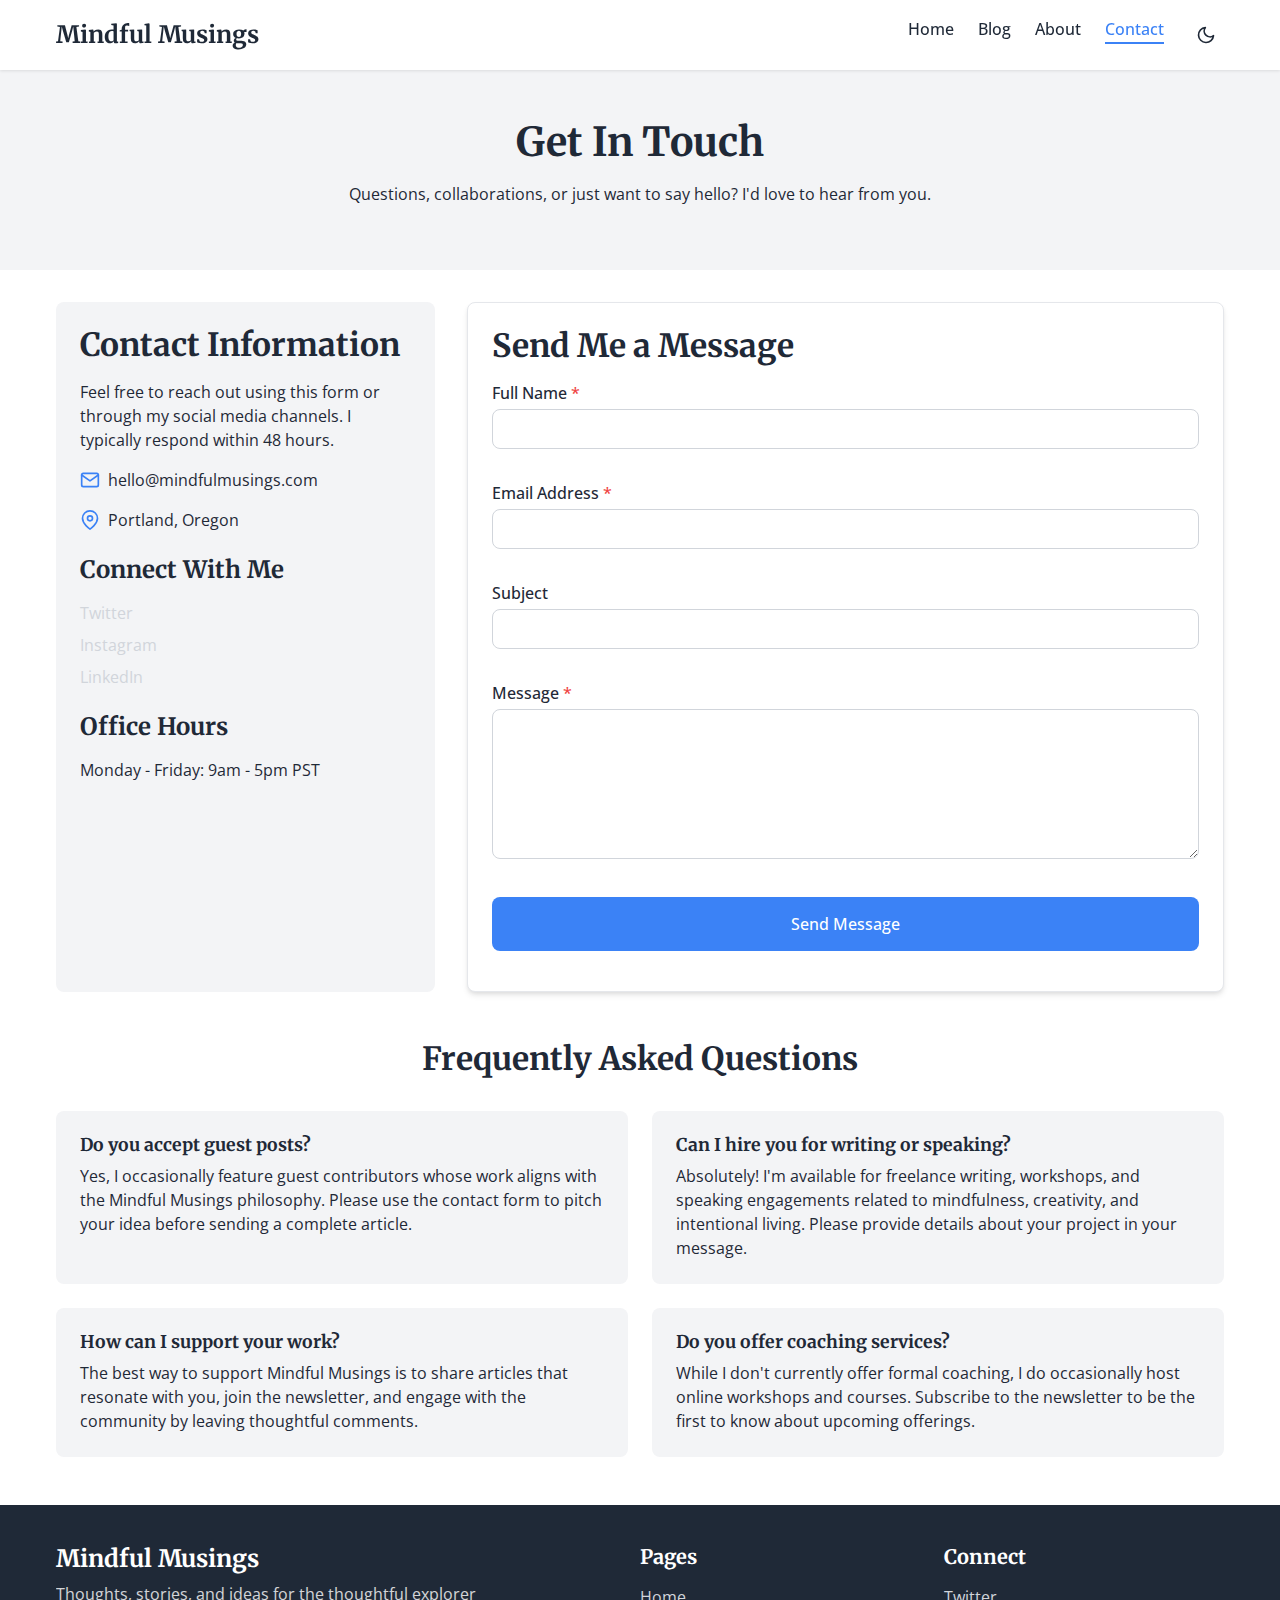
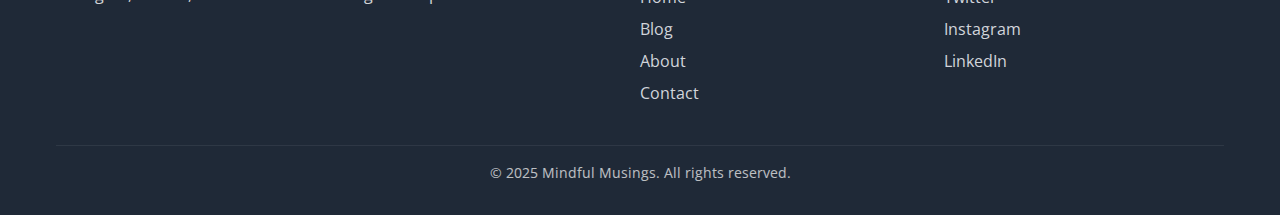
<file: contact.html>
<!DOCTYPE html>
<html lang="en">
<head>
  <meta charset="UTF-8">
  <meta name="viewport" content="width=device-width, initial-scale=1.0">
  <title>Contact | Mindful Musings</title>
  <link rel="stylesheet" href="css/styles.css">
  <link rel="preconnect" href="https://fonts.googleapis.com">
  <link rel="preconnect" href="https://fonts.gstatic.com" crossorigin>
  <link href="https://fonts.googleapis.com/css2?family=Merriweather:wght@400;700&family=Open+Sans:wght@400;500;600&display=swap" rel="stylesheet">
</head>
<body>
  <header class="site-header">
    <div class="container">
      <div class="logo">
        <a href="index.html">Mindful Musings</a>
      </div>
      <nav class="main-nav">
        <button class="menu-toggle" aria-label="Toggle menu">
          <span></span>
          <span></span>
          <span></span>
        </button>
        <ul class="nav-links">
          <li><a href="index.html">Home</a></li>
          <li><a href="blog.html">Blog</a></li>
          <li><a href="about.html">About</a></li>
          <li><a href="contact.html" class="active">Contact</a></li>
          <li><button class="theme-toggle" aria-label="Toggle dark mode">
            <svg xmlns="http://www.w3.org/2000/svg" width="24" height="24" viewBox="0 0 24 24" fill="none" stroke="currentColor" stroke-width="2" stroke-linecap="round" stroke-linejoin="round" class="sun"><circle cx="12" cy="12" r="5"></circle><line x1="12" y1="1" x2="12" y2="3"></line><line x1="12" y1="21" x2="12" y2="23"></line><line x1="4.22" y1="4.22" x2="5.64" y2="5.64"></line><line x1="18.36" y1="18.36" x2="19.78" y2="19.78"></line><line x1="1" y1="12" x2="3" y2="12"></line><line x1="21" y1="12" x2="23" y2="12"></line><line x1="4.22" y1="19.78" x2="5.64" y2="18.36"></line><line x1="18.36" y1="5.64" x2="19.78" y2="4.22"></line></svg>
            <svg xmlns="http://www.w3.org/2000/svg" width="24" height="24" viewBox="0 0 24 24" fill="none" stroke="currentColor" stroke-width="2" stroke-linecap="round" stroke-linejoin="round" class="moon"><path d="M21 12.79A9 9 0 1 1 11.21 3 7 7 0 0 0 21 12.79z"></path></svg>
          </button></li>
        </ul>
      </nav>
    </div>
  </header>

  <main>
    <section class="page-header">
      <div class="container">
        <h1>Get In Touch</h1>
        <p>Questions, collaborations, or just want to say hello? I'd love to hear from you.</p>
      </div>
    </section>

    <section class="contact-content">
      <div class="container">
        <div class="contact-grid">
          <div class="contact-info">
            <h2>Contact Information</h2>
            <p>Feel free to reach out using this form or through my social media channels. I typically respond within 48 hours.</p>
            
            <div class="info-item">
              <svg xmlns="http://www.w3.org/2000/svg" width="24" height="24" viewBox="0 0 24 24" fill="none" stroke="currentColor" stroke-width="2" stroke-linecap="round" stroke-linejoin="round"><path d="M4 4h16c1.1 0 2 .9 2 2v12c0 1.1-.9 2-2 2H4c-1.1 0-2-.9-2-2V6c0-1.1.9-2 2-2z"></path><polyline points="22,6 12,13 2,6"></polyline></svg>
              <span>hello@mindfulmusings.com</span>
            </div>
            <div class="info-item">
              <svg xmlns="http://www.w3.org/2000/svg" width="24" height="24" viewBox="0 0 24 24" fill="none" stroke="currentColor" stroke-width="2" stroke-linecap="round" stroke-linejoin="round"><path d="M21 10c0 7-9 13-9 13s-9-6-9-13a9 9 0 0 1 18 0z"></path><circle cx="12" cy="10" r="3"></circle></svg>
              <span>Portland, Oregon</span>
            </div>
            
            <div class="contact-social">
              <h3>Connect With Me</h3>
              <ul class="social-links">
                <li><a href="#" aria-label="Twitter">Twitter</a></li>
                <li><a href="#" aria-label="Instagram">Instagram</a></li>
                <li><a href="#" aria-label="LinkedIn">LinkedIn</a></li>
              </ul>
            </div>
            
            <div class="contact-availability">
              <h3>Office Hours</h3>
              <p>Monday - Friday: 9am - 5pm PST</p>
            </div>
          </div>
          
          <div class="contact-form-container">
            <h2>Send Me a Message</h2>
            <form id="contact-form" class="contact-form">
              <div class="form-group">
                <label for="name">Full Name <span class="required">*</span></label>
                <input type="text" id="name" name="name" required>
                <span class="error-message" id="name-error"></span>
              </div>
              
              <div class="form-group">
                <label for="email">Email Address <span class="required">*</span></label>
                <input type="email" id="email" name="email" required>
                <span class="error-message" id="email-error"></span>
              </div>
              
              <div class="form-group">
                <label for="subject">Subject</label>
                <input type="text" id="subject" name="subject">
              </div>
              
              <div class="form-group">
                <label for="message">Message <span class="required">*</span></label>
                <textarea id="message" name="message" rows="6" required></textarea>
                <span class="error-message" id="message-error"></span>
              </div>
              
              <div class="form-group">
                <button type="submit" class="btn btn-submit">Send Message</button>
              </div>
              
              <div id="form-response" class="form-response"></div>
            </form>
          </div>
        </div>
      </div>
    </section>

    <section class="faq">
      <div class="container">
        <h2>Frequently Asked Questions</h2>
        <div class="faq-grid">
          <div class="faq-item">
            <h3>Do you accept guest posts?</h3>
            <p>Yes, I occasionally feature guest contributors whose work aligns with the Mindful Musings philosophy. Please use the contact form to pitch your idea before sending a complete article.</p>
          </div>
          <div class="faq-item">
            <h3>Can I hire you for writing or speaking?</h3>
            <p>Absolutely! I'm available for freelance writing, workshops, and speaking engagements related to mindfulness, creativity, and intentional living. Please provide details about your project in your message.</p>
          </div>
          <div class="faq-item">
            <h3>How can I support your work?</h3>
            <p>The best way to support Mindful Musings is to share articles that resonate with you, join the newsletter, and engage with the community by leaving thoughtful comments.</p>
          </div>
          <div class="faq-item">
            <h3>Do you offer coaching services?</h3>
            <p>While I don't currently offer formal coaching, I do occasionally host online workshops and courses. Subscribe to the newsletter to be the first to know about upcoming offerings.</p>
          </div>
        </div>
      </div>
    </section>
  </main>

  <footer class="site-footer">
    <div class="container">
      <div class="footer-content">
        <div class="footer-logo">
          <h3>Mindful Musings</h3>
          <p>Thoughts, stories, and ideas for the thoughtful explorer</p>
        </div>
        <div class="footer-links">
          <h4>Pages</h4>
          <ul>
            <li><a href="index.html">Home</a></li>
            <li><a href="blog.html">Blog</a></li>
            <li><a href="about.html">About</a></li>
            <li><a href="contact.html">Contact</a></li>
          </ul>
        </div>
        <div class="footer-social">
          <h4>Connect</h4>
          <ul class="social-links">
            <li><a href="#" aria-label="Twitter">Twitter</a></li>
            <li><a href="#" aria-label="Instagram">Instagram</a></li>
            <li><a href="#" aria-label="LinkedIn">LinkedIn</a></li>
          </ul>
        </div>
      </div>
      <div class="footer-bottom">
        <p>&copy; 2025 Mindful Musings. All rights reserved.</p>
      </div>
    </div>
  </footer>

  <script src="js/script.js"></script>
</body>
</html>
</file>
<file: css/styles.css>
/* Base Styles */
:root {
  --primary-color: #3B82F6;
  --primary-dark: #2563EB;
  --primary-light: #93C5FD;
  --secondary-color: #14B8A6;
  --accent-color: #F97316;
  --success-color: #22C55E;
  --warning-color: #EAB308;
  --error-color: #EF4444;
  --gray-100: #F3F4F6;
  --gray-200: #E5E7EB;
  --gray-300: #D1D5DB;
  --gray-400: #9CA3AF;
  --gray-500: #6B7280;
  --gray-600: #4B5563;
  --gray-700: #374151;
  --gray-800: #1F2937;
  --gray-900: #111827;
  --header-height: 70px;
  --font-heading: 'Merriweather', serif;
  --font-body: 'Open Sans', sans-serif;
  --max-width: 1200px;
  --border-radius: 8px;
  --transition: all 0.3s ease;
  --box-shadow: 0 4px 6px -1px rgba(0, 0, 0, 0.1), 0 2px 4px -1px rgba(0, 0, 0, 0.06);
  --spacing-1: 8px;
  --spacing-2: 16px;
  --spacing-3: 24px;
  --spacing-4: 32px;
  --spacing-5: 40px;
  --spacing-6: 48px;
  --spacing-8: 64px;
  --spacing-10: 80px;
  --spacing-12: 96px;
  
  /* Light theme variables */
  --bg-color: #FFFFFF;
  --bg-secondary: var(--gray-100);
  --text-color: var(--gray-800);
  --text-secondary: var(--gray-600);
  --border-color: var(--gray-200);
  --card-bg: #FFFFFF;
  --card-border: var(--gray-200);
  --input-bg: #FFFFFF;
  --input-border: var(--gray-300);
  --input-focus: var(--primary-color);
  --btn-primary-bg: var(--primary-color);
  --btn-primary-text: #FFFFFF;
  --btn-secondary-bg: #FFFFFF;
  --btn-secondary-text: var(--gray-800);
  --header-bg: rgba(255, 255, 255, 0.95);
  --header-text: var(--gray-800);
  --footer-bg: var(--gray-800);
  --footer-text: #FFFFFF;
}

/* Dark theme */
[data-theme="dark"] {
  --bg-color: var(--gray-900);
  --bg-secondary: var(--gray-800);
  --text-color: #FFFFFF;
  --text-secondary: var(--gray-300);
  --border-color: var(--gray-700);
  --card-bg: var(--gray-800);
  --card-border: var(--gray-700);
  --input-bg: var(--gray-800);
  --input-border: var(--gray-600);
  --btn-secondary-bg: var(--gray-700);
  --btn-secondary-text: #FFFFFF;
  --header-bg: rgba(31, 41, 55, 0.95);
  --header-text: #FFFFFF;
}

* {
  margin: 0;
  padding: 0;
  box-sizing: border-box;
}

html {
  scroll-behavior: smooth;
}

body {
  font-family: var(--font-body);
  color: var(--text-color);
  background-color: var(--bg-color);
  line-height: 1.5;
  min-height: 100vh;
  display: flex;
  flex-direction: column;
  transition: background-color 0.3s ease, color 0.3s ease;
}

main {
  flex: 1;
}

h1, h2, h3, h4, h5, h6 {
  font-family: var(--font-heading);
  font-weight: 700;
  line-height: 1.2;
  margin-bottom: var(--spacing-2);
  color: var(--text-color);
}

h1 {
  font-size: 2.5rem;
}

h2 {
  font-size: 2rem;
}

h3 {
  font-size: 1.5rem;
}

h4 {
  font-size: 1.25rem;
}

p {
  margin-bottom: var(--spacing-2);
}

a {
  color: var(--primary-color);
  text-decoration: none;
  transition: var(--transition);
}

a:hover {
  color: var(--primary-dark);
}

ul, ol {
  margin-bottom: var(--spacing-2);
  padding-left: var(--spacing-3);
}

blockquote {
  border-left: 4px solid var(--primary-color);
  padding-left: var(--spacing-2);
  margin: var(--spacing-3) 0;
  font-style: italic;
  color: var(--text-secondary);
}

blockquote cite {
  display: block;
  margin-top: var(--spacing-1);
  font-size: 0.9rem;
  font-style: normal;
}

img {
  max-width: 100%;
  height: auto;
  display: block;
}

button, .btn {
  cursor: pointer;
  font-family: var(--font-body);
  font-weight: 500;
  padding: var(--spacing-1) var(--spacing-2);
  border-radius: var(--border-radius);
  transition: var(--transition);
  font-size: 1rem;
  display: inline-block;
  text-align: center;
}

.btn {
  padding: var(--spacing-1) var(--spacing-3);
  background-color: var(--btn-primary-bg);
  color: var(--btn-primary-text);
  border: none;
}

.btn:hover {
  background-color: var(--primary-dark);
  color: #FFFFFF;
  transform: translateY(-2px);
}

.container {
  width: 100%;
  max-width: var(--max-width);
  margin: 0 auto;
  padding: 0 var(--spacing-2);
}

.required {
  color: var(--error-color);
}

/* Header Styles */
.site-header {
  position: sticky;
  top: 0;
  left: 0;
  right: 0;
  height: var(--header-height);
  background-color: var(--header-bg);
  box-shadow: 0 1px 3px rgba(0, 0, 0, 0.1);
  z-index: 100;
  backdrop-filter: blur(10px);
  -webkit-backdrop-filter: blur(10px);
  transition: var(--transition);
}

.site-header .container {
  display: flex;
  align-items: center;
  justify-content: space-between;
  height: 100%;
}

.logo a {
  font-family: var(--font-heading);
  font-weight: 700;
  font-size: 1.5rem;
  color: var(--header-text);
}

.main-nav {
  display: flex;
  align-items: center;
}

.nav-links {
  display: flex;
  list-style: none;
  margin: 0;
  padding: 0;
}

.nav-links li {
  margin-left: var(--spacing-3);
}

.nav-links a {
  color: var(--header-text);
  font-weight: 500;
  position: relative;
}

.nav-links a.active {
  color: var(--primary-color);
}

.nav-links a::after {
  content: '';
  position: absolute;
  width: 0;
  height: 2px;
  bottom: -4px;
  left: 0;
  background-color: var(--primary-color);
  transition: width 0.3s ease;
}

.nav-links a:hover::after,
.nav-links a.active::after {
  width: 100%;
}

.menu-toggle {
  display: none;
  background: transparent;
  border: none;
  width: 30px;
  height: 24px;
  position: relative;
  z-index: 10;
}

.menu-toggle span {
  display: block;
  width: 100%;
  height: 2px;
  background-color: var(--header-text);
  position: absolute;
  transition: var(--transition);
}

.menu-toggle span:first-child {
  top: 0;
}

.menu-toggle span:nth-child(2) {
  top: 50%;
  transform: translateY(-50%);
}

.menu-toggle span:last-child {
  bottom: 0;
}

.menu-toggle.active span:first-child {
  transform: translateY(11px) rotate(45deg);
}

.menu-toggle.active span:nth-child(2) {
  opacity: 0;
}

.menu-toggle.active span:last-child {
  transform: translateY(-11px) rotate(-45deg);
}

.theme-toggle {
  background: transparent;
  border: none;
  color: var(--header-text);
  display: flex;
  align-items: center;
  justify-content: center;
  padding: var(--spacing-1);
  border-radius: 50%;
}

.theme-toggle:hover {
  background-color: rgba(0, 0, 0, 0.05);
}

.theme-toggle svg {
  width: 20px;
  height: 20px;
}

[data-theme="light"] .theme-toggle .moon {
  display: block;
}

[data-theme="light"] .theme-toggle .sun {
  display: none;
}

[data-theme="dark"] .theme-toggle .moon {
  display: none;
}

[data-theme="dark"] .theme-toggle .sun {
  display: block;
}

/* Hero Section */
.hero {
  padding: var(--spacing-10) 0;
  background-color: var(--primary-light);
  text-align: center;
  position: relative;
  overflow: hidden;
  background-image: linear-gradient(to right, rgba(147, 197, 253, 0.8), rgba(59, 130, 246, 0.8)), url('https://images.pexels.com/photos/1252983/pexels-photo-1252983.jpeg?auto=compress&cs=tinysrgb&w=1260&h=750&dpr=1');
  background-size: cover;
  background-position: center;
  color: #FFFFFF;
}

.hero h1 {
  font-size: 3rem;
  margin-bottom: var(--spacing-2);
  color: #FFFFFF;
}

.hero p {
  font-size: 1.25rem;
  max-width: 600px;
  margin: 0 auto;
}

/* Recent Posts Section */
.recent-posts {
  padding: var(--spacing-8) 0;
}

.recent-posts h2 {
  text-align: center;
  margin-bottom: var(--spacing-4);
}

.posts-grid {
  display: grid;
  grid-template-columns: repeat(3, 1fr);
  gap: var(--spacing-3);
}

.post-card {
  background-color: var(--card-bg);
  border-radius: var(--border-radius);
  overflow: hidden;
  box-shadow: var(--box-shadow);
  transition: var(--transition);
  border: 1px solid var(--card-border);
  height: 100%;
  display: flex;
  flex-direction: column;
}

.post-card:hover {
  transform: translateY(-5px);
  box-shadow: 0 10px 15px -3px rgba(0, 0, 0, 0.1), 0 4px 6px -2px rgba(0, 0, 0, 0.05);
}

.post-image {
  width: 100%;
  height: 0;
  padding-bottom: 60%;
  position: relative;
  overflow: hidden;
}

.post-image img {
  position: absolute;
  top: 0;
  left: 0;
  width: 100%;
  height: 100%;
  object-fit: cover;
  transition: transform 0.5s ease;
}

.post-card:hover .post-image img {
  transform: scale(1.05);
}

.post-content {
  padding: var(--spacing-3);
  flex-grow: 1;
  display: flex;
  flex-direction: column;
}

.post-category {
  display: inline-block;
  padding: 0.25rem 0.75rem;
  background-color: var(--primary-light);
  color: var(--primary-dark);
  border-radius: 20px;
  font-size: 0.875rem;
  font-weight: 500;
  margin-bottom: var(--spacing-1);
}

.post-content h3 {
  margin-bottom: var(--spacing-1);
  font-size: 1.25rem;
}

.post-content h3 a {
  color: var(--text-color);
}

.post-content h3 a:hover {
  color: var(--primary-color);
}

.post-content p {
  color: var(--text-secondary);
  margin-bottom: var(--spacing-2);
}

.post-meta {
  display: flex;
  font-size: 0.875rem;
  color: var(--gray-500);
  margin-bottom: var(--spacing-2);
  margin-top: auto;
}

.post-date {
  margin-right: var(--spacing-2);
}

.read-more {
  display: inline-block;
  font-weight: 500;
  position: relative;
  padding-bottom: 2px;
}

.read-more::after {
  content: '';
  position: absolute;
  bottom: 0;
  left: 0;
  width: 0;
  height: 1px;
  background-color: var(--primary-color);
  transition: width 0.3s ease;
}

.read-more:hover::after {
  width: 100%;
}

.see-all-posts {
  text-align: center;
  margin-top: var(--spacing-4);
}

/* Newsletter Section */
.newsletter {
  padding: var(--spacing-6) 0;
  background-color: var(--bg-secondary);
  text-align: center;
}

.newsletter h2 {
  margin-bottom: var(--spacing-1);
}

.newsletter p {
  max-width: 500px;
  margin: 0 auto var(--spacing-3);
  color: var(--text-secondary);
}

.newsletter-form {
  max-width: 500px;
  margin: 0 auto;
}

.form-group {
  margin-bottom: var(--spacing-2);
}

.newsletter-form .form-group {
  display: flex;
}

.newsletter-form input {
  flex-grow: 1;
  padding: var(--spacing-1) var(--spacing-2);
  border: 1px solid var(--input-border);
  border-radius: var(--border-radius) 0 0 var(--border-radius);
  font-size: 1rem;
  font-family: var(--font-body);
  background-color: var(--input-bg);
  color: var(--text-color);
}

.newsletter-form button {
  border-radius: 0 var(--border-radius) var(--border-radius) 0;
}

/* Footer */
.site-footer {
  background-color: var(--footer-bg);
  color: var(--footer-text);
  padding: var(--spacing-5) 0 var(--spacing-2);
}

.footer-content {
  display: grid;
  grid-template-columns: 2fr 1fr 1fr;
  gap: var(--spacing-3);
  margin-bottom: var(--spacing-4);
}

.footer-logo h3 {
  color: #FFFFFF;
  margin-bottom: var(--spacing-1);
}

.footer-logo p {
  opacity: 0.8;
}

.footer-links h4,
.footer-social h4 {
  color: #FFFFFF;
  margin-bottom: var(--spacing-2);
}

.footer-links ul,
.social-links {
  list-style: none;
  padding: 0;
  margin: 0;
}

.footer-links li,
.social-links li {
  margin-bottom: var(--spacing-1);
}

.footer-links a,
.social-links a {
  color: var(--gray-300);
  transition: var(--transition);
}

.footer-links a:hover,
.social-links a:hover {
  color: #FFFFFF;
}

.footer-bottom {
  padding-top: var(--spacing-2);
  border-top: 1px solid rgba(255, 255, 255, 0.1);
  text-align: center;
  font-size: 0.875rem;
  opacity: 0.7;
}

/* Blog Page Styles */
.page-header {
  padding: var(--spacing-6) 0;
  background-color: var(--bg-secondary);
  text-align: center;
}

.blog-categories {
  padding: var(--spacing-3) 0;
  border-bottom: 1px solid var(--border-color);
}

.category-filters {
  display: flex;
  justify-content: center;
  list-style: none;
  padding: 0;
  margin: 0;
  flex-wrap: wrap;
}

.category-filters li {
  margin: 0 var(--spacing-1);
}

.category-filters a {
  display: inline-block;
  padding: var(--spacing-1) var(--spacing-2);
  color: var(--text-secondary);
  border-radius: var(--border-radius);
  transition: var(--transition);
}

.category-filters a:hover,
.category-filters a.active {
  background-color: var(--primary-light);
  color: var(--primary-dark);
}

.blog-posts {
  padding: var(--spacing-6) 0;
}

.pagination {
  display: flex;
  justify-content: center;
  align-items: center;
  margin-top: var(--spacing-5);
}

.pagination a,
.pagination span {
  display: inline-flex;
  align-items: center;
  justify-content: center;
  width: 40px;
  height: 40px;
  margin: 0 var(--spacing-1);
  border-radius: var(--border-radius);
  font-weight: 500;
  color: var(--text-color);
  transition: var(--transition);
}

.pagination a:hover,
.pagination a.active {
  background-color: var(--primary-color);
  color: #FFFFFF;
}

.pagination a.next {
  width: auto;
  padding: 0 var(--spacing-2);
}

/* Single Post Page */
.blog-post {
  margin-bottom: var(--spacing-6);
}

.post-header {
  padding: var(--spacing-6) 0;
  background-color: var(--bg-secondary);
  text-align: center;
}

.post-header h1 {
  margin-bottom: var(--spacing-2);
  max-width: 800px;
  margin-left: auto;
  margin-right: auto;
}

.post-header .post-meta {
  justify-content: center;
  margin-bottom: 0;
}

.post-header .post-category {
  margin-bottom: var(--spacing-2);
}

.post-featured-image {
  width: 100%;
  height: 0;
  padding-bottom: 50%;
  position: relative;
  overflow: hidden;
}

.post-featured-image img {
  position: absolute;
  top: 0;
  left: 0;
  width: 100%;
  height: 100%;
  object-fit: cover;
}

.post-content-wrapper {
  padding: var(--spacing-6) 0;
}

.post-content {
  max-width: 800px;
  margin: 0 auto;
}

.post-content .lead {
  font-size: 1.25rem;
  color: var(--text-secondary);
  font-weight: 500;
  margin-bottom: var(--spacing-3);
}

.post-content h2,
.post-content h3 {
  margin-top: var(--spacing-5);
}

.post-content ul,
.post-content ol {
  margin-bottom: var(--spacing-3);
}

.post-content li {
  margin-bottom: var(--spacing-1);
}

.post-tags {
  margin-top: var(--spacing-4);
  padding-top: var(--spacing-3);
  border-top: 1px solid var(--border-color);
  display: flex;
  align-items: center;
  flex-wrap: wrap;
}

.post-tags span {
  margin-right: var(--spacing-1);
  font-weight: 500;
}

.post-tags ul {
  display: flex;
  list-style: none;
  padding: 0;
  margin: 0;
  flex-wrap: wrap;
}

.post-tags li {
  margin-right: var(--spacing-1);
  margin-bottom: var(--spacing-1);
}

.post-tags a {
  display: inline-block;
  padding: 0.25rem 0.75rem;
  background-color: var(--bg-secondary);
  color: var(--text-secondary);
  border-radius: 20px;
  font-size: 0.875rem;
  transition: var(--transition);
}

.post-tags a:hover {
  background-color: var(--primary-light);
  color: var(--primary-dark);
}

.author-bio {
  margin-top: var(--spacing-4);
  padding: var(--spacing-3);
  background-color: var(--bg-secondary);
  border-radius: var(--border-radius);
  display: flex;
  align-items: center;
}

.author-image {
  width: 80px;
  height: 80px;
  border-radius: 50%;
  overflow: hidden;
  margin-right: var(--spacing-2);
  flex-shrink: 0;
}

.author-image img {
  width: 100%;
  height: 100%;
  object-fit: cover;
}

.author-info h3 {
  margin-bottom: var(--spacing-1);
}

.author-info p {
  margin-bottom: 0;
  font-size: 0.9rem;
}

.post-navigation {
  display: flex;
  justify-content: space-between;
  margin-top: var(--spacing-4);
  padding-top: var(--spacing-3);
  border-top: 1px solid var(--border-color);
}

.prev-post,
.next-post {
  max-width: 45%;
}

.prev-post span,
.next-post span {
  display: block;
  font-size: 0.875rem;
  color: var(--text-secondary);
  margin-bottom: 0.25rem;
}

.related-posts {
  padding: var(--spacing-6) 0;
  background-color: var(--bg-secondary);
}

.related-posts h2 {
  text-align: center;
  margin-bottom: var(--spacing-4);
}

.related-posts .posts-grid {
  grid-template-columns: repeat(3, 1fr);
}

.related-posts .post-card {
  background-color: var(--card-bg);
}

/* About Page */
.about-grid {
  display: grid;
  grid-template-columns: 1fr 2fr;
  gap: var(--spacing-4);
  margin-top: var(--spacing-4);
}

.about-image {
  border-radius: var(--border-radius);
  overflow: hidden;
}

.about-text h2 {
  margin-top: 0;
}

.about-text .lead {
  font-size: 1.25rem;
  color: var(--text-secondary);
  margin-bottom: var(--spacing-3);
}

.about-text h3 {
  margin-top: var(--spacing-4);
}

.experience-list {
  list-style: none;
  padding: 0;
  margin-top: var(--spacing-2);
}

.experience-item {
  display: flex;
  margin-bottom: var(--spacing-2);
}

.year {
  width: 100px;
  flex-shrink: 0;
  font-weight: 500;
}

.details h4 {
  margin-bottom: 0.25rem;
  font-size: 1.1rem;
}

.details p {
  margin-bottom: 0;
  color: var(--text-secondary);
}

.about-cta {
  margin-top: var(--spacing-4);
  padding: var(--spacing-3);
  background-color: var(--bg-secondary);
  border-radius: var(--border-radius);
  text-align: center;
}

.about-cta p {
  margin-bottom: var(--spacing-2);
}

.testimonials {
  padding: var(--spacing-6) 0;
  background-color: var(--bg-secondary);
}

.testimonials h2 {
  text-align: center;
  margin-bottom: var(--spacing-4);
}

.testimonial-grid {
  display: grid;
  grid-template-columns: repeat(3, 1fr);
  gap: var(--spacing-3);
}

.testimonial {
  background-color: var(--card-bg);
  padding: var(--spacing-3);
  border-radius: var(--border-radius);
  box-shadow: var(--box-shadow);
  border: 1px solid var(--card-border);
}

.testimonial p {
  font-style: italic;
  margin-bottom: var(--spacing-2);
}

.testimonial-author {
  font-weight: 500;
}

/* Contact Page */
.contact-grid {
  display: grid;
  grid-template-columns: 1fr 2fr;
  gap: var(--spacing-4);
  margin-top: var(--spacing-4);
}

.contact-info {
  background-color: var(--bg-secondary);
  padding: var(--spacing-3);
  border-radius: var(--border-radius);
}

.info-item {
  display: flex;
  align-items: center;
  margin-bottom: var(--spacing-2);
}

.info-item svg {
  width: 20px;
  height: 20px;
  margin-right: var(--spacing-1);
  color: var(--primary-color);
}

.contact-social,
.contact-availability {
  margin-top: var(--spacing-3);
}

.contact-form-container {
  background-color: var(--card-bg);
  padding: var(--spacing-3);
  border-radius: var(--border-radius);
  box-shadow: var(--box-shadow);
  border: 1px solid var(--card-border);
}

.contact-form {
  display: grid;
  gap: var(--spacing-2);
}

.form-group label {
  display: block;
  margin-bottom: 0.25rem;
  font-weight: 500;
}

.form-group input,
.form-group textarea {
  width: 100%;
  padding: var(--spacing-1) var(--spacing-2);
  border: 1px solid var(--input-border);
  border-radius: var(--border-radius);
  font-size: 1rem;
  font-family: var(--font-body);
  background-color: var(--input-bg);
  color: var(--text-color);
  transition: var(--transition);
}

.form-group input:focus,
.form-group textarea:focus {
  outline: none;
  border-color: var(--input-focus);
  box-shadow: 0 0 0 2px rgba(59, 130, 246, 0.2);
}

.error-message {
  color: var(--error-color);
  font-size: 0.875rem;
  margin-top: 0.25rem;
  display: none;
}

.error-message.show {
  display: block;
}

.form-group input.error,
.form-group textarea.error {
  border-color: var(--error-color);
}

.btn-submit {
  width: 100%;
  padding: var(--spacing-2);
}

.form-response {
  padding: var(--spacing-2);
  border-radius: var(--border-radius);
  margin-top: var(--spacing-2);
  display: none;
}

.form-response.success {
  display: block;
  background-color: rgba(34, 197, 94, 0.1);
  color: var(--success-color);
  border: 1px solid var(--success-color);
}

.form-response.error {
  display: block;
  background-color: rgba(239, 68, 68, 0.1);
  color: var(--error-color);
  border: 1px solid var(--error-color);
}

.faq {
  padding: var(--spacing-6) 0;
}

.faq h2 {
  text-align: center;
  margin-bottom: var(--spacing-4);
}

.faq-grid {
  display: grid;
  grid-template-columns: repeat(2, 1fr);
  gap: var(--spacing-3);
}

.faq-item {
  background-color: var(--bg-secondary);
  padding: var(--spacing-3);
  border-radius: var(--border-radius);
}

.faq-item h3 {
  margin-bottom: var(--spacing-1);
  font-size: 1.1rem;
}

.faq-item p {
  margin-bottom: 0;
}

/* Responsive Styles */
@media (max-width: 1024px) {
  :root {
    --header-height: 60px;
  }
  
  h1 {
    font-size: 2.25rem;
  }
  
  h2 {
    font-size: 1.75rem;
  }
  
  .posts-grid {
    grid-template-columns: repeat(2, 1fr);
  }
  
  .footer-content {
    grid-template-columns: 1fr 1fr;
    gap: var(--spacing-4);
  }
  
  .footer-logo {
    grid-column: 1 / -1;
  }
  
  .about-grid,
  .contact-grid {
    grid-template-columns: 1fr;
  }
  
  .about-image {
    max-width: 400px;
    margin: 0 auto;
  }
  
  .testimonial-grid,
  .faq-grid {
    grid-template-columns: 1fr;
  }
}

@media (max-width: 768px) {
  .menu-toggle {
    display: block;
  }
  
  .nav-links {
    position: fixed;
    top: 0;
    right: -100%;
    width: 80%;
    max-width: 300px;
    height: 100vh;
    background-color: var(--bg-color);
    flex-direction: column;
    padding: var(--spacing-10) var(--spacing-3) var(--spacing-3);
    transition: right 0.3s ease;
    box-shadow: -5px 0 15px rgba(0, 0, 0, 0.1);
    z-index: 5;
  }
  
  .nav-links.active {
    right: 0;
  }
  
  .nav-links li {
    margin: 0 0 var(--spacing-2) 0;
  }
  
  .nav-links a {
    display: block;
    padding: var(--spacing-1) 0;
  }
  
  .hero h1 {
    font-size: 2rem;
  }
  
  .hero p {
    font-size: 1.1rem;
  }
  
  .posts-grid {
    grid-template-columns: 1fr;
  }
  
  .related-posts .posts-grid {
    grid-template-columns: 1fr;
  }
  
  .post-navigation {
    flex-direction: column;
    gap: var(--spacing-2);
  }
  
  .prev-post, 
  .next-post {
    max-width: 100%;
  }
  
  .newsletter-form .form-group {
    flex-direction: column;
  }
  
  .newsletter-form input {
    border-radius: var(--border-radius);
    margin-bottom: var(--spacing-1);
  }
  
  .newsletter-form button {
    border-radius: var(--border-radius);
    width: 100%;
  }
  
  .footer-content {
    grid-template-columns: 1fr;
  }
}

/* Animations */
@keyframes fadeIn {
  from {
    opacity: 0;
    transform: translateY(20px);
  }
  to {
    opacity: 1;
    transform: translateY(0);
  }
}

.animated {
  animation: fadeIn 0.5s ease forwards;
}

/* Focus styles for accessibility */
:focus {
  outline: 2px solid var(--primary-color);
  outline-offset: 2px;
}

/* Print styles */
@media print {
  .site-header,
  .site-footer,
  .related-posts,
  .newsletter {
    display: none;
  }
  
  body {
    font-size: 12pt;
    line-height: 1.5;
    color: #000;
    background: #fff;
  }
  
  .container {
    width: 100%;
    max-width: none;
    padding: 0;
    margin: 0;
  }
  
  .post-content {
    font-size: 12pt;
    max-width: 100%;
  }
  
  .post-featured-image {
    max-height: 4in;
  }
  
  .post-tags,
  .author-bio,
  .post-navigation {
    display: none;
  }
  
  a {
    color: #000;
    text-decoration: underline;
  }
  
  h1, h2, h3, h4, h5, h6 {
    page-break-after: avoid;
    page-break-inside: avoid;
  }
  
  p, blockquote, ul, ol {
    page-break-inside: avoid;
  }
  
  img {
    max-width: 100% !important;
    page-break-inside: avoid;
  }
  
  @page {
    margin: 1.5cm;
  }
}
</file>
